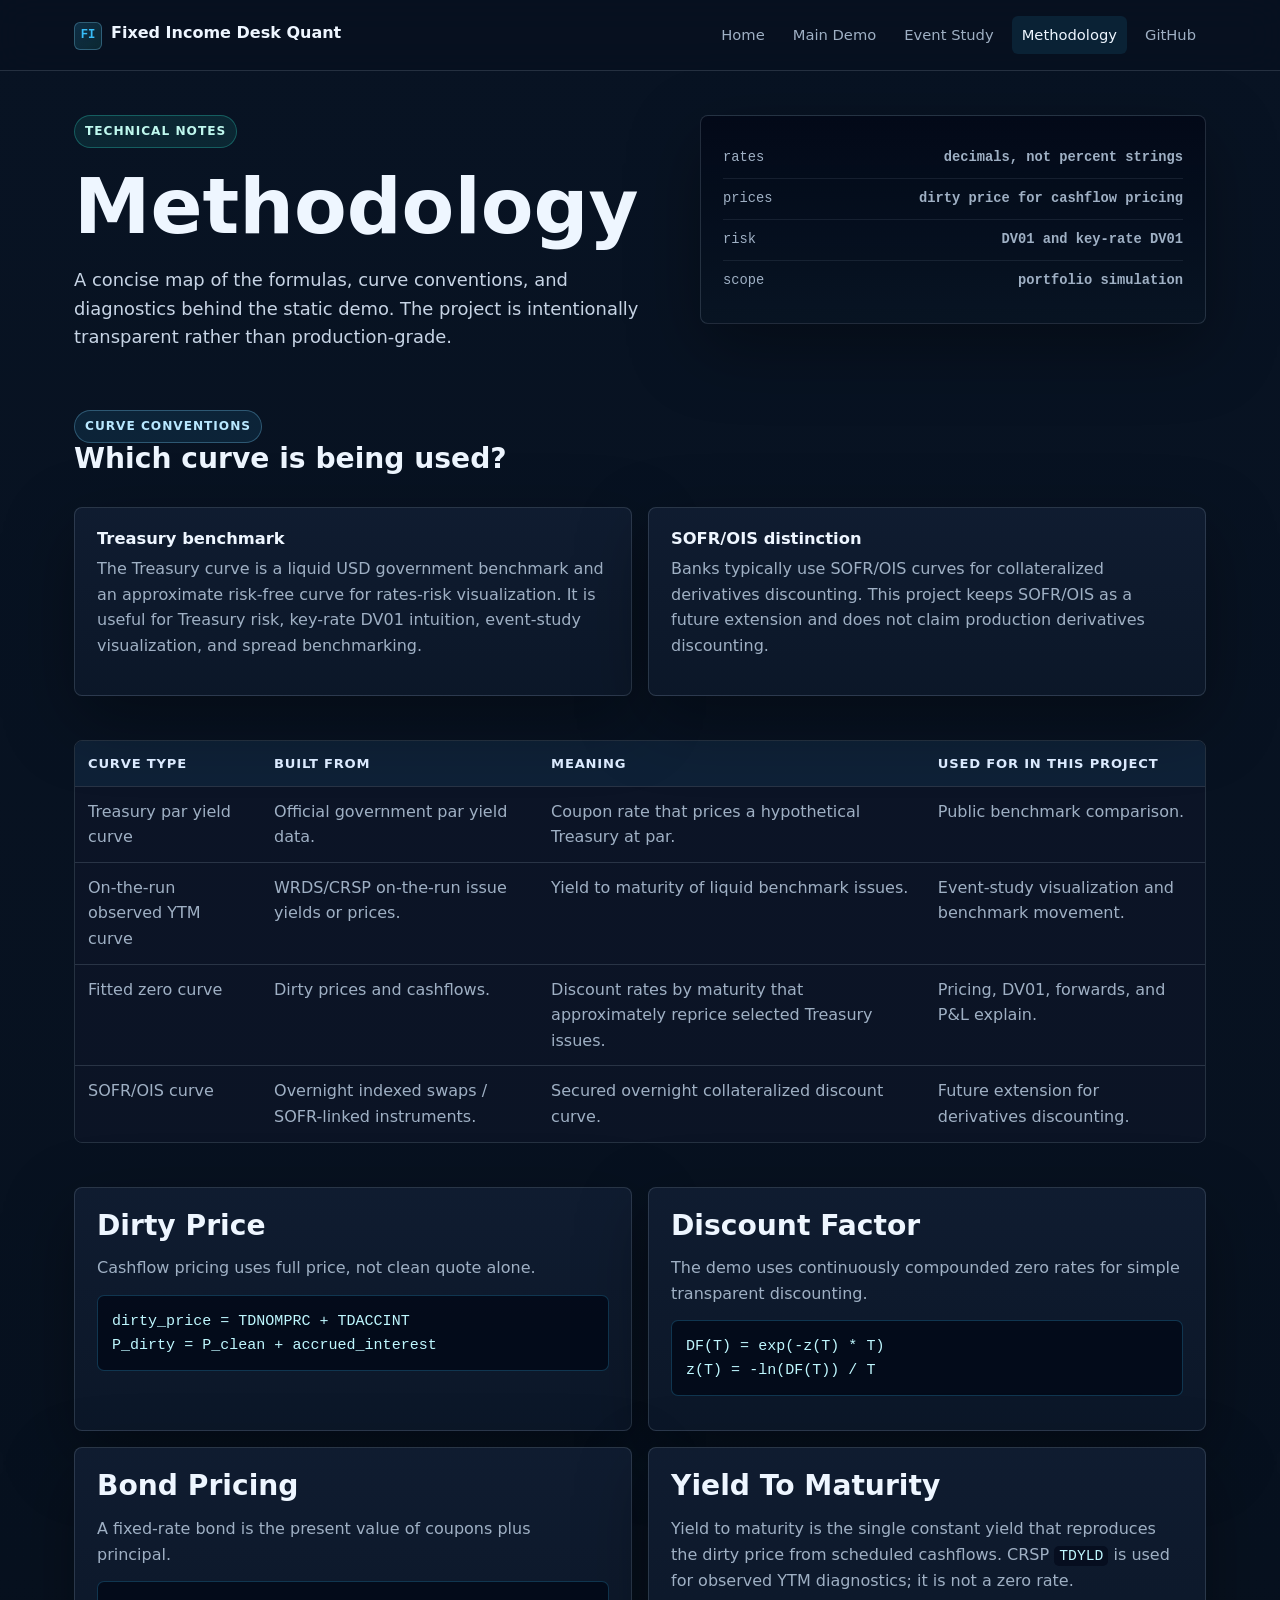
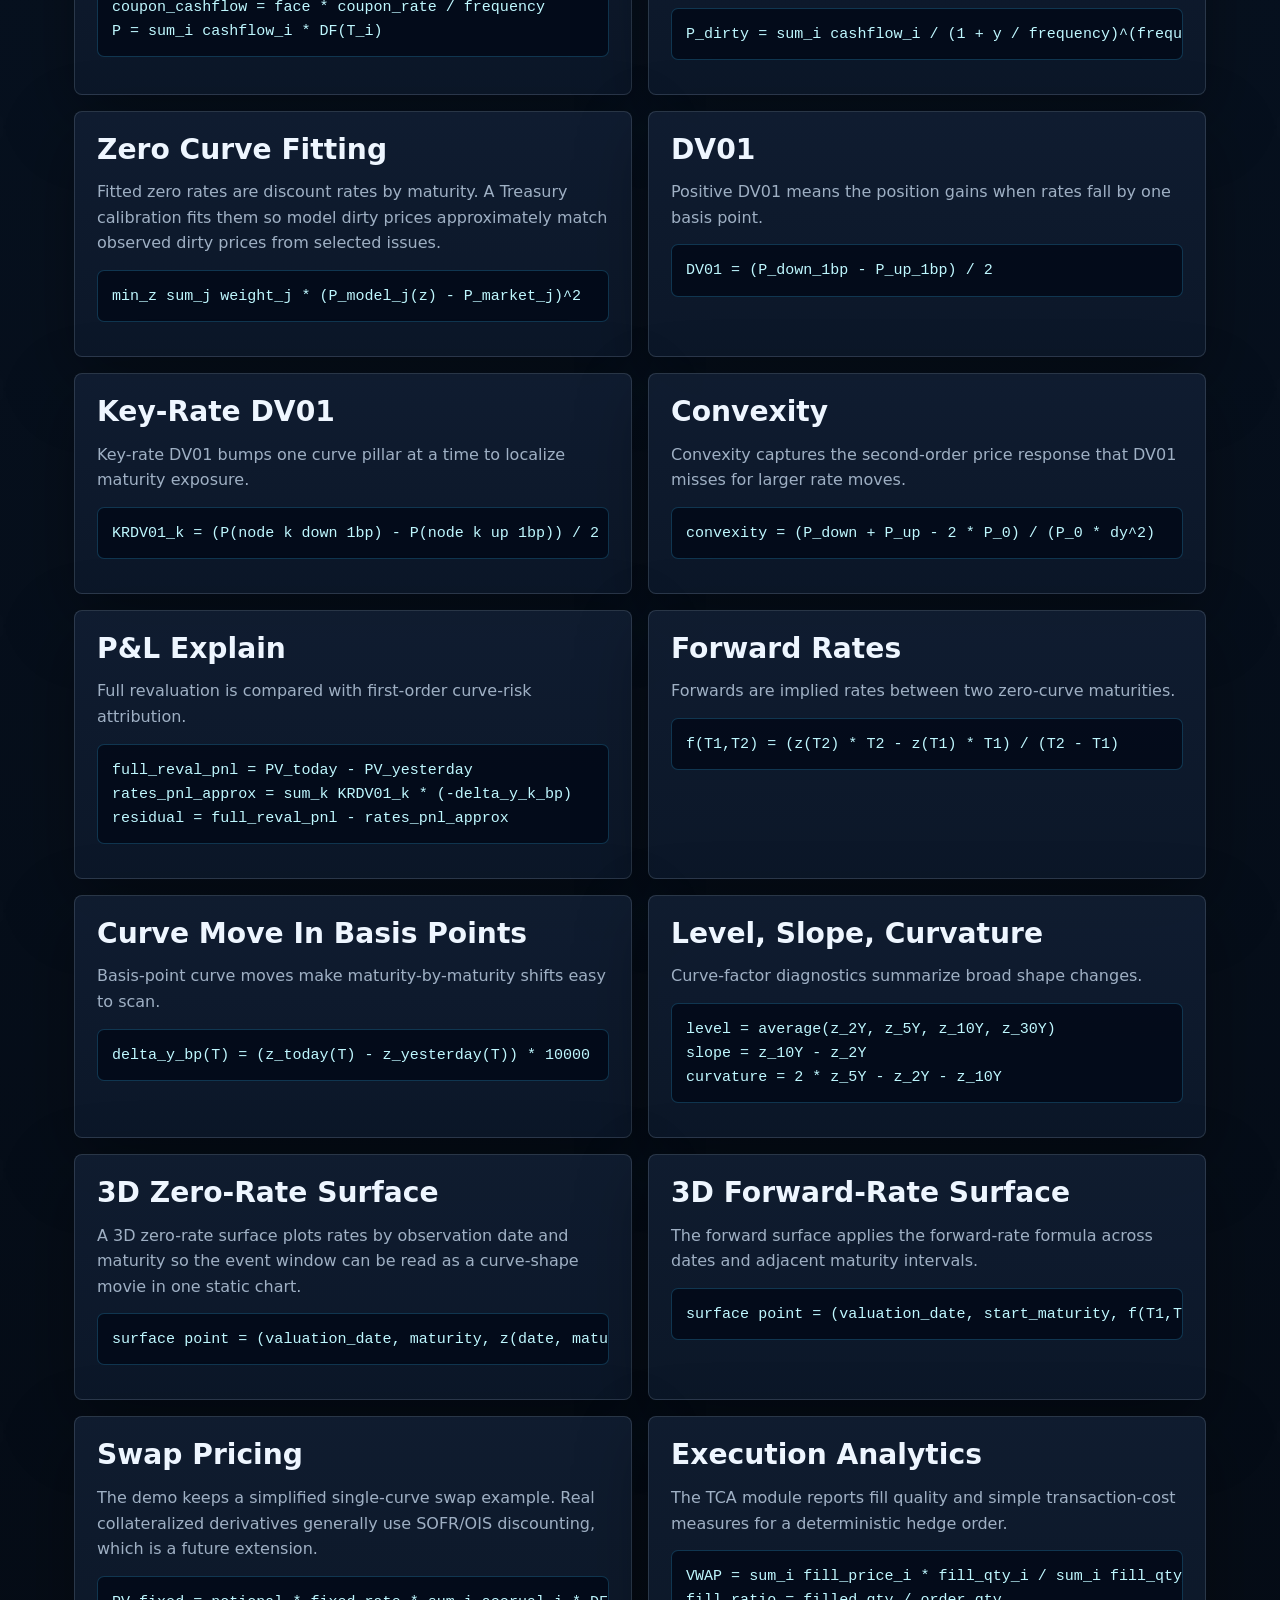
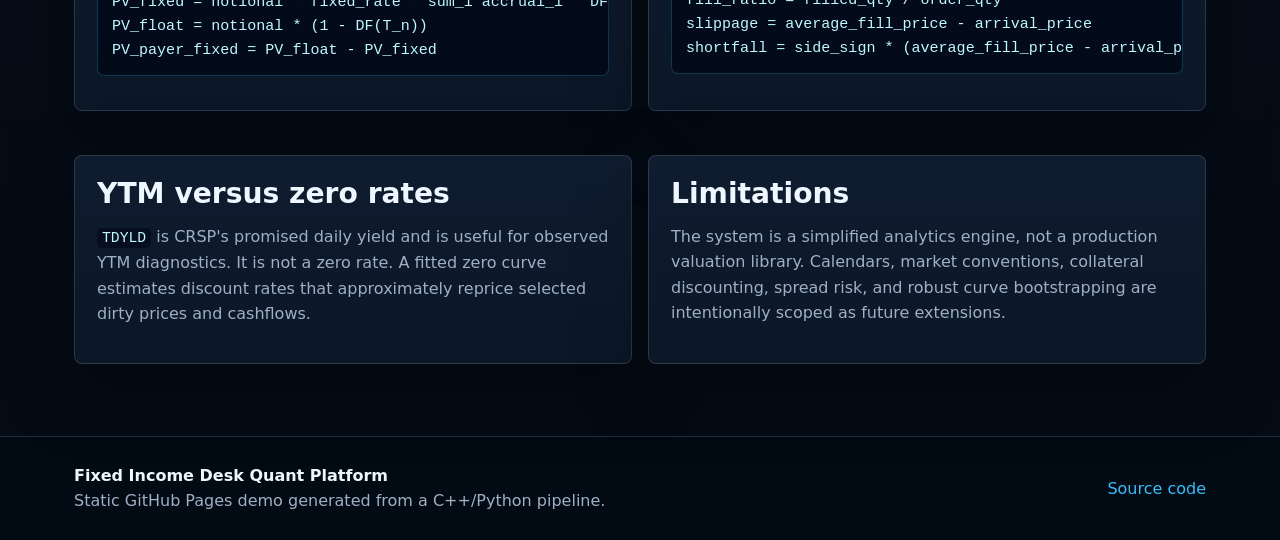
<file: docs/methodology/index.html>
<!doctype html>
<html lang="en">
<head>
  <meta charset="utf-8">
  <meta name="viewport" content="width=device-width, initial-scale=1">
  <title>Methodology | Fixed Income Desk Quant Platform</title>
  <link rel="stylesheet" href="../assets/style.css">
</head>
<body>
  <header class="site-header">
    <nav class="nav" aria-label="Primary navigation">
      <a class="brand" href="../"><span class="brand-mark">FI</span>Fixed Income Desk Quant</a>
      <div class="nav-links">
        <a href="../">Home</a>
        <a href="../demo/">Main Demo</a>
        <a href="../event-study/">Event Study</a>
        <a href="./" aria-current="page">Methodology</a>
        <a href="https://github.com/xiaoxu-zhao/Fixed-Income-Desk-Quant-Platform">GitHub</a>
      </div>
    </nav>
  </header>

  <main>
    <section class="hero compact">
      <div>
        <span class="badge success">Technical notes</span>
        <h1>Methodology</h1>
        <p class="lead">A concise map of the formulas, curve conventions, and diagnostics behind the static demo. The project is intentionally transparent rather than production-grade.</p>
      </div>
      <div class="terminal-card">
        <div class="terminal-row"><span>rates</span><strong>decimals, not percent strings</strong></div>
        <div class="terminal-row"><span>prices</span><strong>dirty price for cashflow pricing</strong></div>
        <div class="terminal-row"><span>risk</span><strong>DV01 and key-rate DV01</strong></div>
        <div class="terminal-row"><span>scope</span><strong>portfolio simulation</strong></div>
      </div>
    </section>

    <section class="section">
      <div class="section-head">
        <div>
          <span class="eyebrow">Curve conventions</span>
          <h2>Which curve is being used?</h2>
        </div>
      </div>
      <div class="grid two">
        <div class="card"><h3>Treasury benchmark</h3><p>The Treasury curve is a liquid USD government benchmark and an approximate risk-free curve for rates-risk visualization. It is useful for Treasury risk, key-rate DV01 intuition, event-study visualization, and spread benchmarking.</p></div>
        <div class="card"><h3>SOFR/OIS distinction</h3><p>Banks typically use SOFR/OIS curves for collateralized derivatives discounting. This project keeps SOFR/OIS as a future extension and does not claim production derivatives discounting.</p></div>
      </div>
    </section>

    <section class="section">
      <div class="table-wrap">
        <table>
          <thead><tr><th>Curve type</th><th>Built from</th><th>Meaning</th><th>Used for in this project</th></tr></thead>
          <tbody>
            <tr><td>Treasury par yield curve</td><td>Official government par yield data.</td><td>Coupon rate that prices a hypothetical Treasury at par.</td><td>Public benchmark comparison.</td></tr>
            <tr><td>On-the-run observed YTM curve</td><td>WRDS/CRSP on-the-run issue yields or prices.</td><td>Yield to maturity of liquid benchmark issues.</td><td>Event-study visualization and benchmark movement.</td></tr>
            <tr><td>Fitted zero curve</td><td>Dirty prices and cashflows.</td><td>Discount rates by maturity that approximately reprice selected Treasury issues.</td><td>Pricing, DV01, forwards, and P&amp;L explain.</td></tr>
            <tr><td>SOFR/OIS curve</td><td>Overnight indexed swaps / SOFR-linked instruments.</td><td>Secured overnight collateralized discount curve.</td><td>Future extension for derivatives discounting.</td></tr>
          </tbody>
        </table>
      </div>
    </section>

    <section class="section method-list">
      <article class="method-section"><h2>Dirty Price</h2><p>Cashflow pricing uses full price, not clean quote alone.</p><div class="formula">dirty_price = TDNOMPRC + TDACCINT
P_dirty = P_clean + accrued_interest</div></article>
      <article class="method-section"><h2>Discount Factor</h2><p>The demo uses continuously compounded zero rates for simple transparent discounting.</p><div class="formula">DF(T) = exp(-z(T) * T)
z(T) = -ln(DF(T)) / T</div></article>
      <article class="method-section"><h2>Bond Pricing</h2><p>A fixed-rate bond is the present value of coupons plus principal.</p><div class="formula">coupon_cashflow = face * coupon_rate / frequency
P = sum_i cashflow_i * DF(T_i)</div></article>
      <article class="method-section"><h2>Yield To Maturity</h2><p>Yield to maturity is the single constant yield that reproduces the dirty price from scheduled cashflows. CRSP <code>TDYLD</code> is used for observed YTM diagnostics; it is not a zero rate.</p><div class="formula">P_dirty = sum_i cashflow_i / (1 + y / frequency)^(frequency * T_i)</div></article>
      <article class="method-section"><h2>Zero Curve Fitting</h2><p>Fitted zero rates are discount rates by maturity. A Treasury calibration fits them so model dirty prices approximately match observed dirty prices from selected issues.</p><div class="formula">min_z sum_j weight_j * (P_model_j(z) - P_market_j)^2</div></article>
      <article class="method-section"><h2>DV01</h2><p>Positive DV01 means the position gains when rates fall by one basis point.</p><div class="formula">DV01 = (P_down_1bp - P_up_1bp) / 2</div></article>
      <article class="method-section"><h2>Key-Rate DV01</h2><p>Key-rate DV01 bumps one curve pillar at a time to localize maturity exposure.</p><div class="formula">KRDV01_k = (P(node k down 1bp) - P(node k up 1bp)) / 2</div></article>
      <article class="method-section"><h2>Convexity</h2><p>Convexity captures the second-order price response that DV01 misses for larger rate moves.</p><div class="formula">convexity = (P_down + P_up - 2 * P_0) / (P_0 * dy^2)</div></article>
      <article class="method-section"><h2>P&amp;L Explain</h2><p>Full revaluation is compared with first-order curve-risk attribution.</p><div class="formula">full_reval_pnl = PV_today - PV_yesterday
rates_pnl_approx = sum_k KRDV01_k * (-delta_y_k_bp)
residual = full_reval_pnl - rates_pnl_approx</div></article>
      <article class="method-section"><h2>Forward Rates</h2><p>Forwards are implied rates between two zero-curve maturities.</p><div class="formula">f(T1,T2) = (z(T2) * T2 - z(T1) * T1) / (T2 - T1)</div></article>
      <article class="method-section"><h2>Curve Move In Basis Points</h2><p>Basis-point curve moves make maturity-by-maturity shifts easy to scan.</p><div class="formula">delta_y_bp(T) = (z_today(T) - z_yesterday(T)) * 10000</div></article>
      <article class="method-section"><h2>Level, Slope, Curvature</h2><p>Curve-factor diagnostics summarize broad shape changes.</p><div class="formula">level = average(z_2Y, z_5Y, z_10Y, z_30Y)
slope = z_10Y - z_2Y
curvature = 2 * z_5Y - z_2Y - z_10Y</div></article>
      <article class="method-section"><h2>3D Zero-Rate Surface</h2><p>A 3D zero-rate surface plots rates by observation date and maturity so the event window can be read as a curve-shape movie in one static chart.</p><div class="formula">surface point = (valuation_date, maturity, z(date, maturity))</div></article>
      <article class="method-section"><h2>3D Forward-Rate Surface</h2><p>The forward surface applies the forward-rate formula across dates and adjacent maturity intervals.</p><div class="formula">surface point = (valuation_date, start_maturity, f(T1,T2))</div></article>
      <article class="method-section"><h2>Swap Pricing</h2><p>The demo keeps a simplified single-curve swap example. Real collateralized derivatives generally use SOFR/OIS discounting, which is a future extension.</p><div class="formula">PV_fixed = notional * fixed_rate * sum_i accrual_i * DF(T_i)
PV_float = notional * (1 - DF(T_n))
PV_payer_fixed = PV_float - PV_fixed</div></article>
      <article class="method-section"><h2>Execution Analytics</h2><p>The TCA module reports fill quality and simple transaction-cost measures for a deterministic hedge order.</p><div class="formula">VWAP = sum_i fill_price_i * fill_qty_i / sum_i fill_qty_i
fill_ratio = filled_qty / order_qty
slippage = average_fill_price - arrival_price
shortfall = side_sign * (average_fill_price - arrival_price) * filled_qty</div></article>
    </section>

    <section class="section grid two">
      <div class="card"><h2>YTM versus zero rates</h2><p><code>TDYLD</code> is CRSP's promised daily yield and is useful for observed YTM diagnostics. It is not a zero rate. A fitted zero curve estimates discount rates that approximately reprice selected dirty prices and cashflows.</p></div>
      <div class="card"><h2>Limitations</h2><p>The system is a simplified analytics engine, not a production valuation library. Calendars, market conventions, collateral discounting, spread risk, and robust curve bootstrapping are intentionally scoped as future extensions.</p></div>
    </section>
  </main>

  <footer class="site-footer">
    <div class="footer-inner">
      <div><strong>Fixed Income Desk Quant Platform</strong><br>Static GitHub Pages demo generated from a C++/Python pipeline.</div>
      <a href="https://github.com/xiaoxu-zhao/Fixed-Income-Desk-Quant-Platform">Source code</a>
    </div>
  </footer>
</body>
</html>
</file>
<file: docs/assets/style.css>
:root {
  color-scheme: dark;
  --bg: #07111f;
  --bg-2: #0b1728;
  --panel: #101d31;
  --panel-2: #13243a;
  --ink: #eef6ff;
  --muted: #9fb0c4;
  --soft: #c7d4e5;
  --line: rgba(148, 163, 184, 0.22);
  --line-strong: rgba(125, 211, 252, 0.30);
  --accent: #38bdf8;
  --accent-2: #2dd4bf;
  --warn: #fbbf24;
  --danger: #fb7185;
  --shadow: 0 24px 70px rgba(0, 0, 0, 0.34);
  --radius: 8px;
}

* {
  box-sizing: border-box;
}

html {
  scroll-behavior: smooth;
}

body {
  margin: 0;
  background: linear-gradient(180deg, #081323 0%, #07111f 42%, #050b14 100%);
  color: var(--ink);
  font-family: Inter, ui-sans-serif, system-ui, -apple-system, BlinkMacSystemFont, "Segoe UI", Arial, sans-serif;
  line-height: 1.6;
}

a {
  color: var(--accent);
  text-decoration: none;
}

a:hover {
  color: #7dd3fc;
}

code {
  padding: 2px 5px;
  border-radius: 5px;
  background: rgba(2, 8, 23, 0.62);
  color: #bff8ff;
  font-family: Consolas, "Liberation Mono", Menlo, monospace;
  font-size: 0.92em;
}

img {
  max-width: 100%;
}

.site-header {
  position: sticky;
  top: 0;
  z-index: 10;
  border-bottom: 1px solid var(--line);
  background: rgba(7, 17, 31, 0.88);
  backdrop-filter: blur(18px);
}

.nav {
  display: flex;
  align-items: center;
  justify-content: space-between;
  gap: 24px;
  max-width: 1180px;
  margin: 0 auto;
  padding: 16px 24px;
}

.brand {
  color: var(--ink);
  font-weight: 800;
  letter-spacing: 0;
}

.brand-mark {
  display: inline-grid;
  place-items: center;
  width: 28px;
  height: 28px;
  margin-right: 9px;
  border: 1px solid var(--line-strong);
  border-radius: 6px;
  background: linear-gradient(135deg, rgba(56, 189, 248, 0.18), rgba(45, 212, 191, 0.12));
  color: var(--accent);
  font-family: Consolas, "Liberation Mono", Menlo, monospace;
  font-size: 0.76rem;
}

.nav-links {
  display: flex;
  flex-wrap: wrap;
  gap: 8px;
  justify-content: flex-end;
}

.nav-links a {
  min-height: 34px;
  padding: 7px 10px;
  border-radius: 6px;
  color: var(--muted);
  font-size: 0.92rem;
}

.nav-links a:hover,
.nav-links a[aria-current="page"] {
  background: rgba(56, 189, 248, 0.10);
  color: var(--ink);
}

main {
  max-width: 1180px;
  margin: 0 auto;
  padding: 44px 24px 72px;
}

.hero,
.intro {
  display: grid;
  grid-template-columns: minmax(0, 1.08fr) minmax(320px, 0.92fr);
  gap: 32px;
  align-items: center;
  margin-bottom: 42px;
}

.hero.compact,
.intro.compact {
  align-items: start;
}

.eyebrow,
.badge {
  display: inline-flex;
  align-items: center;
  gap: 8px;
  width: fit-content;
  border: 1px solid var(--line-strong);
  border-radius: 999px;
  background: rgba(56, 189, 248, 0.10);
  color: #b9e8ff;
  font-size: 0.76rem;
  font-weight: 800;
  letter-spacing: 0.08em;
  text-transform: uppercase;
  padding: 6px 10px;
}

.badge.success {
  border-color: rgba(45, 212, 191, 0.32);
  background: rgba(45, 212, 191, 0.10);
  color: #bff8ee;
}

.badge.warning {
  border-color: rgba(251, 191, 36, 0.34);
  background: rgba(251, 191, 36, 0.10);
  color: #fde68a;
}

h1,
h2,
h3 {
  color: var(--ink);
  line-height: 1.12;
  margin-top: 0;
}

h1 {
  margin: 16px 0 16px;
  max-width: 820px;
  font-size: clamp(2.45rem, 6vw, 5.35rem);
  letter-spacing: 0;
}

h2 {
  margin: 0 0 14px;
  font-size: clamp(1.45rem, 2.2vw, 2.05rem);
}

h3 {
  margin: 0 0 8px;
  font-size: 1.02rem;
}

p {
  margin: 0 0 14px;
}

.lead {
  max-width: 760px;
  color: var(--soft);
  font-size: 1.12rem;
}

.section {
  margin-top: 44px;
}

.section-head {
  display: flex;
  align-items: flex-end;
  justify-content: space-between;
  gap: 20px;
  margin-bottom: 18px;
}

.section-head p {
  max-width: 700px;
  color: var(--muted);
}

.actions {
  display: flex;
  flex-wrap: wrap;
  gap: 12px;
  margin-top: 26px;
}

.button {
  display: inline-flex;
  align-items: center;
  justify-content: center;
  min-height: 43px;
  padding: 10px 15px;
  border: 1px solid rgba(56, 189, 248, 0.55);
  border-radius: 7px;
  background: linear-gradient(135deg, rgba(56, 189, 248, 0.98), rgba(45, 212, 191, 0.92));
  color: #03111d;
  font-weight: 800;
  box-shadow: 0 14px 34px rgba(56, 189, 248, 0.16);
}

.button:hover {
  color: #03111d;
  transform: translateY(-1px);
}

.button.secondary {
  background: rgba(255, 255, 255, 0.03);
  color: var(--ink);
  box-shadow: none;
}

.card,
.panel,
.metric,
.method-section,
.chart-card,
.formula-card,
.terminal-card {
  border: 1px solid var(--line);
  border-radius: var(--radius);
  background: linear-gradient(180deg, rgba(16, 29, 49, 0.96), rgba(12, 24, 41, 0.96));
  box-shadow: var(--shadow);
  transition: border-color 160ms ease, transform 160ms ease, box-shadow 160ms ease;
}

.card,
.panel,
.method-section,
.formula-card,
.terminal-card {
  padding: 22px;
}

.card:hover,
.metric:hover,
.chart-card:hover {
  border-color: var(--line-strong);
  transform: translateY(-2px);
}

.grid {
  display: grid;
  grid-template-columns: repeat(3, minmax(0, 1fr));
  gap: 16px;
}

.grid.two {
  grid-template-columns: repeat(2, minmax(0, 1fr));
}

.metric-grid {
  display: grid;
  grid-template-columns: repeat(6, minmax(0, 1fr));
  gap: 12px;
}

.metric {
  min-height: 118px;
  padding: 16px;
}

.metric .label {
  color: var(--muted);
  font-size: 0.78rem;
  font-weight: 800;
  letter-spacing: 0.08em;
  text-transform: uppercase;
}

.metric strong {
  display: block;
  margin-top: 10px;
  color: var(--ink);
  font-size: 1.35rem;
}

.metric span {
  display: block;
  margin-top: 6px;
  color: var(--muted);
  font-size: 0.86rem;
}

.feature-card strong,
.card strong {
  color: var(--ink);
}

.feature-card p,
.card p,
.panel p,
.method-section p {
  color: var(--muted);
}

.architecture {
  display: grid;
  grid-template-columns: repeat(5, minmax(0, 1fr));
  gap: 10px;
}

.flow-step {
  position: relative;
  padding: 18px 14px;
  border: 1px solid var(--line);
  border-radius: var(--radius);
  background: rgba(255, 255, 255, 0.035);
  color: var(--soft);
  text-align: center;
}

.flow-step:not(:last-child)::after {
  content: ">";
  position: absolute;
  right: -10px;
  top: 50%;
  transform: translateY(-50%);
  color: var(--accent);
  font-family: Consolas, "Liberation Mono", Menlo, monospace;
}

.plot-grid {
  display: grid;
  grid-template-columns: repeat(2, minmax(0, 1fr));
  gap: 18px;
}

.method-list {
  display: grid;
  grid-template-columns: repeat(2, minmax(0, 1fr));
  gap: 16px;
}

.plot-grid.single {
  grid-template-columns: 1fr;
}

.chart-card {
  overflow: hidden;
  padding: 0;
}

.chart-card a {
  display: block;
  background: #f8fafc;
}

.chart-card img {
  display: block;
  width: 100%;
  min-height: 220px;
  object-fit: contain;
  background: #f8fafc;
}

.chart-card figcaption {
  padding: 14px 16px 16px;
  color: var(--muted);
  font-size: 0.92rem;
}

figure {
  margin: 0;
}

.formula,
.formula-card code,
pre {
  font-family: Consolas, "Liberation Mono", Menlo, monospace;
}

.formula {
  overflow-x: auto;
  margin: 12px 0;
  padding: 13px 14px;
  border: 1px solid rgba(56, 189, 248, 0.24);
  border-radius: 7px;
  background: rgba(2, 8, 23, 0.78);
  color: #bff8ff;
  font-size: 0.94rem;
  white-space: pre;
}

.formula-card code {
  display: block;
  overflow-x: auto;
  padding: 14px;
  border-radius: 7px;
  background: rgba(2, 8, 23, 0.82);
  color: #bff8ff;
  white-space: pre;
}

.terminal-card {
  background: linear-gradient(180deg, rgba(2, 8, 23, 0.86), rgba(8, 20, 35, 0.95));
}

.terminal-row {
  display: flex;
  justify-content: space-between;
  gap: 16px;
  padding: 9px 0;
  border-bottom: 1px solid rgba(148, 163, 184, 0.12);
  color: var(--muted);
  font-family: Consolas, "Liberation Mono", Menlo, monospace;
  font-size: 0.86rem;
}

.terminal-row:last-child {
  border-bottom: 0;
}

.table-wrap {
  overflow-x: auto;
  border: 1px solid var(--line);
  border-radius: var(--radius);
}

table {
  width: 100%;
  border-collapse: collapse;
  background: rgba(15, 23, 42, 0.55);
}

th,
td {
  padding: 12px 13px;
  border-bottom: 1px solid var(--line);
  text-align: left;
  vertical-align: top;
}

th {
  color: #dbeafe;
  background: rgba(56, 189, 248, 0.08);
  font-size: 0.82rem;
  letter-spacing: 0.06em;
  text-transform: uppercase;
}

td {
  color: var(--muted);
}

tr:last-child td {
  border-bottom: 0;
}

.data-list {
  margin: 12px 0 0;
  padding-left: 20px;
  color: var(--muted);
}

.data-list li {
  margin: 7px 0;
}

.note,
.disclaimer {
  color: var(--muted);
  font-size: 0.94rem;
}

.disclaimer {
  border-left: 3px solid var(--warn);
  padding-left: 14px;
}

.embed {
  width: 100%;
  height: 760px;
  border: 1px solid var(--line);
  border-radius: var(--radius);
  background: #ffffff;
}

details {
  border: 1px solid var(--line);
  border-radius: var(--radius);
  background: rgba(255, 255, 255, 0.03);
  padding: 16px;
}

summary {
  cursor: pointer;
  color: var(--ink);
  font-weight: 800;
}

.site-footer {
  border-top: 1px solid var(--line);
  background: rgba(3, 10, 20, 0.9);
}

.footer-inner {
  display: flex;
  align-items: center;
  justify-content: space-between;
  gap: 20px;
  max-width: 1180px;
  margin: 0 auto;
  padding: 26px 24px;
  color: var(--muted);
}

.footer-inner strong {
  color: var(--ink);
}

@media (max-width: 980px) {
  .hero,
  .intro,
  .grid,
  .grid.two,
  .plot-grid,
  .method-list,
  .architecture {
    grid-template-columns: 1fr;
  }

  .metric-grid {
    grid-template-columns: repeat(2, minmax(0, 1fr));
  }

  .flow-step:not(:last-child)::after {
    display: none;
  }
}

@media (max-width: 720px) {
  .nav,
  .footer-inner {
    align-items: flex-start;
    flex-direction: column;
  }

  .nav-links {
    justify-content: flex-start;
  }

  main {
    padding: 30px 16px 56px;
  }

  h1 {
    font-size: clamp(2.05rem, 14vw, 3.2rem);
  }

  .metric-grid {
    grid-template-columns: 1fr;
  }

  .section-head {
    align-items: flex-start;
    flex-direction: column;
  }

  .embed {
    height: 620px;
  }
}
</file>
